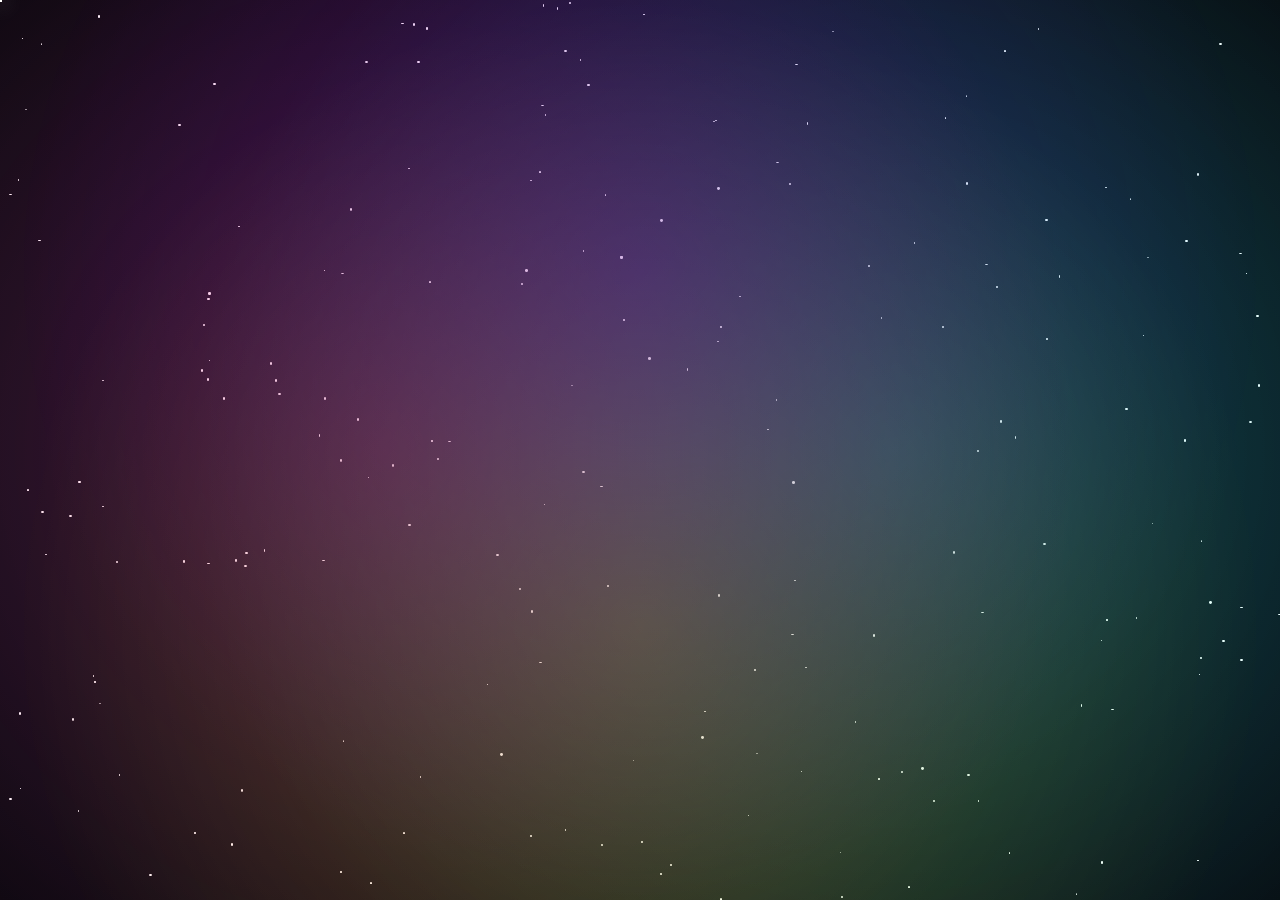
<file: cosmic-nebula/index.html>
<!DOCTYPE html>
<html lang="en">

<head>
    <meta charset="UTF-8">
    <meta name="viewport" content="width=device-width, initial-scale=1.0">
    <title>Cosmic Nebula</title>
    <link rel="stylesheet" href="style.css">
</head>

<body>
    <div class="space">
        <div id="stars-container" class="stars">
            <!-- Stars will be generated by JavaScript -->
        </div>
        <div class="nebula nebula-1"></div>
        <div class="nebula nebula-2"></div>
        <div class="comet"></div>
    </div>

    <script src="script.js"></script>
</body>

</html>
</file>
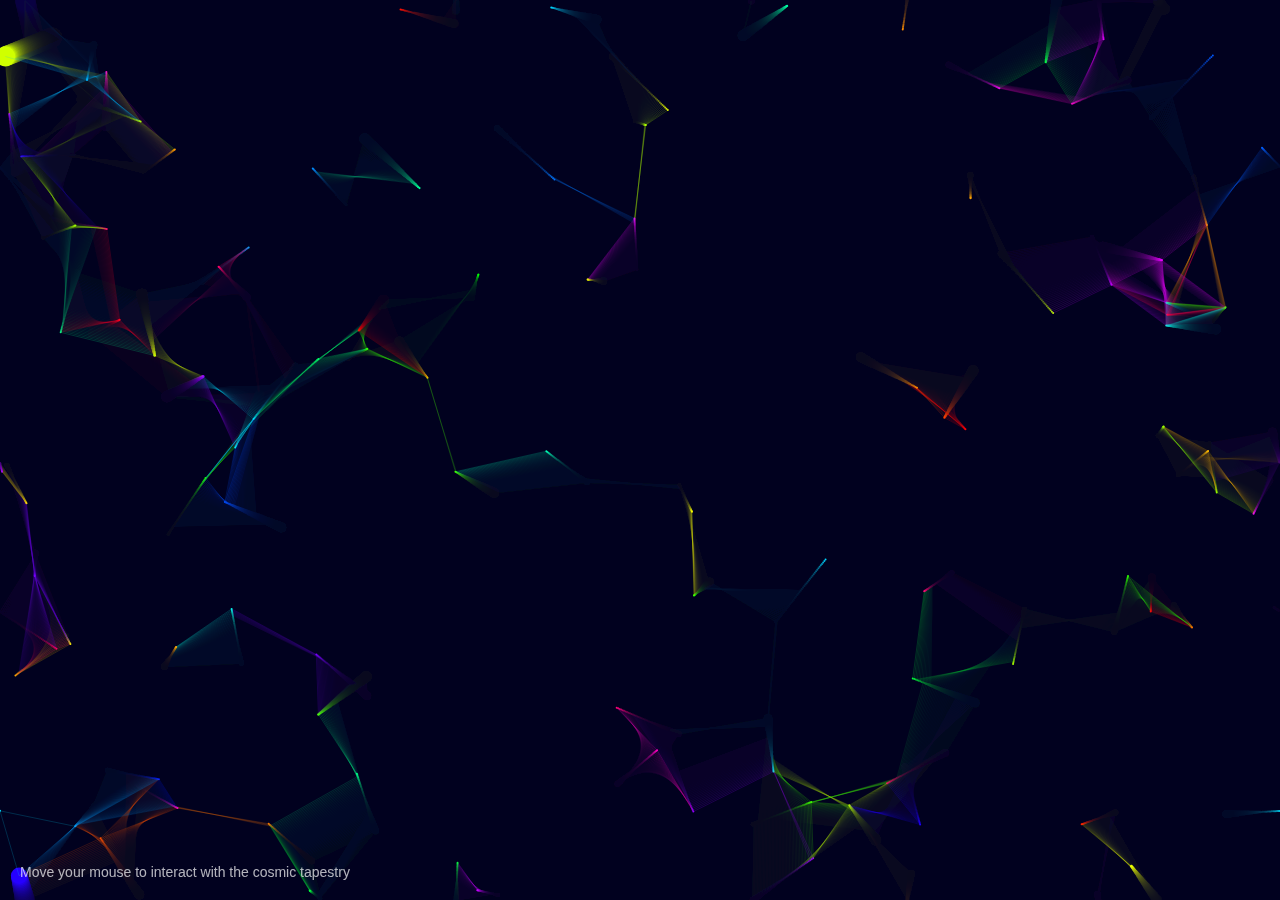
<file: cosmic-tapestry/index.html>
<!DOCTYPE html>
<html lang="en">

<head>
    <meta charset="UTF-8">
    <meta name="viewport" content="width=device-width, initial-scale=1.0">
    <title>Cosmic Tapestry</title>
    <link rel="stylesheet" href="style.css">
</head>

<body>
    <canvas id="cosmicCanvas"></canvas>
    <div class="info">Move your mouse to interact with the cosmic tapestry</div>
    <script src="script.js"></script>
</body>

</html>
</file>
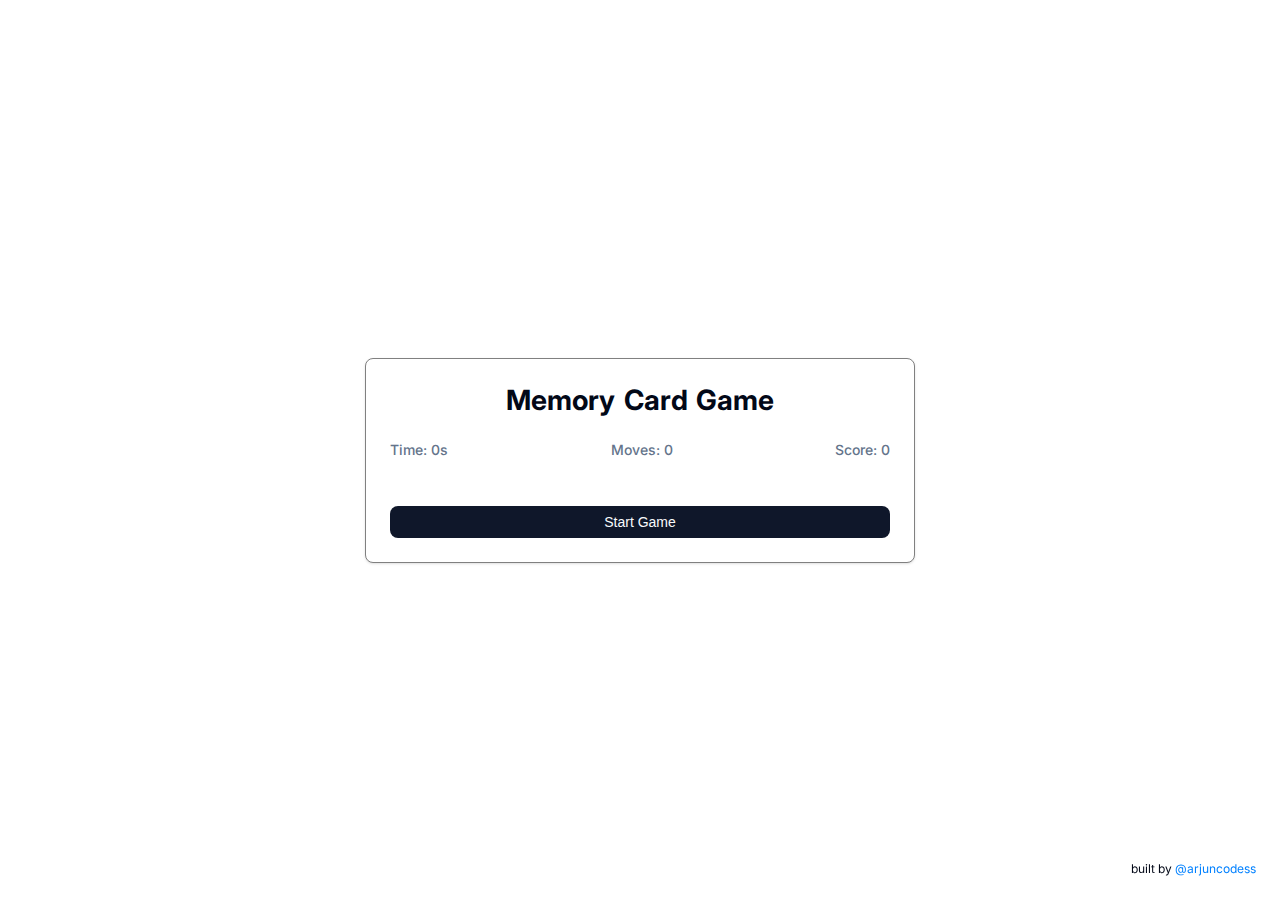
<file: memory-card-game/index.html>
<!DOCTYPE html>
<html lang="en">

<head>
    <meta charset="UTF-8">
    <meta name="viewport" content="width=device-width, initial-scale=1.0">
    <title>Memory Card Game</title>
    <link rel="stylesheet" href="style.css">
</head>

<body>
    <div class="game-container">
        <h1>Memory Card Game</h1>
        <div class="game-info">
            <span id="timer">Time: 0s</span>
            <span id="moves">Moves: 0</span>
            <span id="score">Score: 0</span>
        </div>
        <div class="game-board" id="game-board"></div>
        <button id="start-button">Start Game</button>
    </div>
    
    <div id="result-popup" class="popup">
        <div class="popup-content">
            <h2>Congratulations!</h2>
            <p id="result-message"></p>
            <button id="close-popup">Close</button>
        </div>
    </div>

    <footer>
        <p>
            built by
            <a href="https://arjuncodess.vercel.app" target="_blank" rel="noopener noreferrer">
                @arjuncodess
            </a>
        </p>
    </footer>

    <script src="script.js"></script>
</body>

</html>
</file>
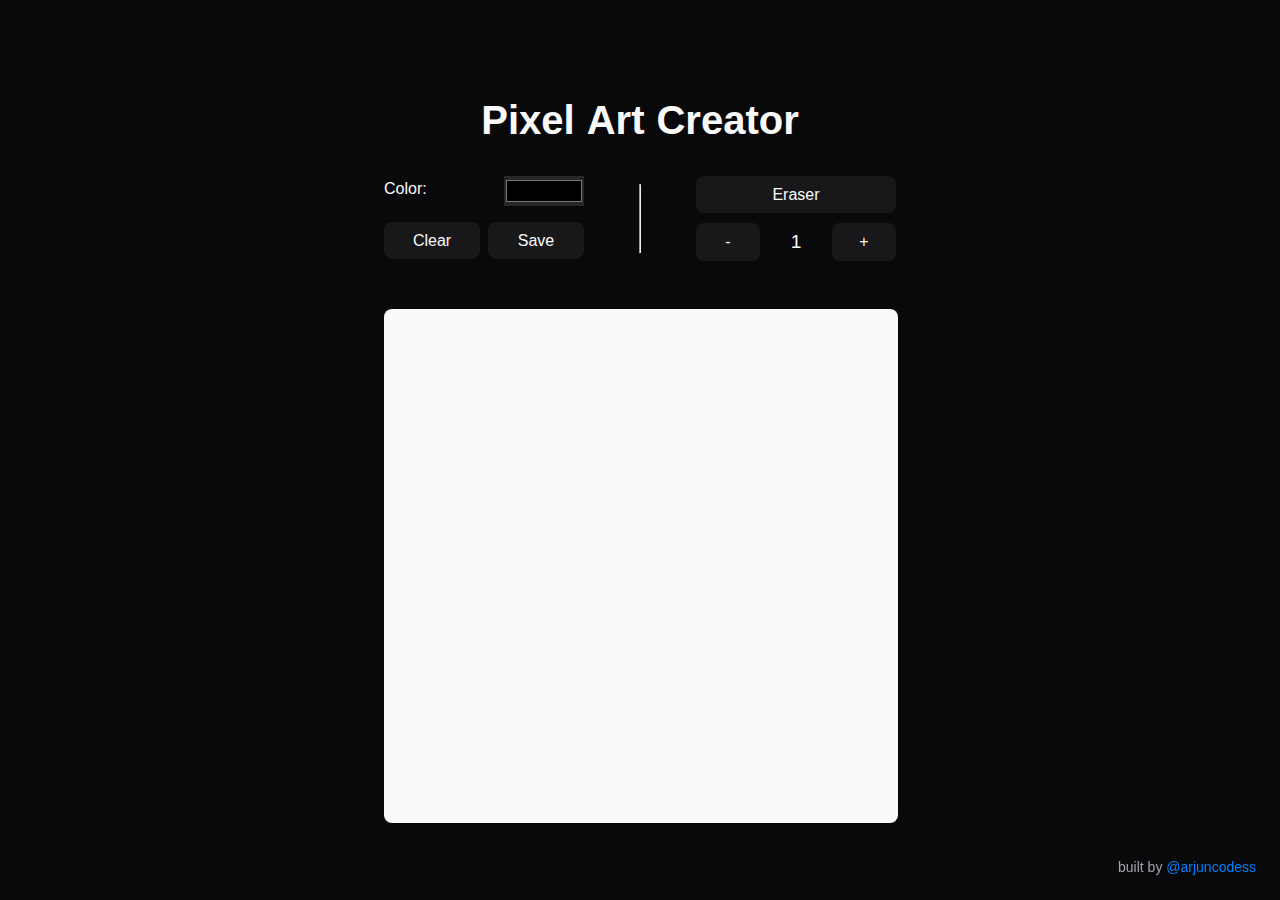
<file: pixel-art-creator/index.html>
<!DOCTYPE html>
<html lang="en">

<head>
    <meta charset="UTF-8" />
    <meta name="viewport" content="width=device-width, initial-scale=1.0" />
    <title>Pixel Art Creator</title>
    <link rel="stylesheet" href="style.css">
</head>

<body>
    <main id="app" class="fade-in">
        <h1>Pixel Art Creator</h1>
        <div class="content">
            <div id="controls">
                <div id="left-controls">
                    <div class="control-group">
                        <label for="colorPicker">Color:</label>
                        <input type="color" id="colorPicker" value="#000000">
                    </div>
                    <div class="control-group">
                        <button id="clearBtn">Clear</button>
                        <button id="saveBtn">Save</button>
                    </div>
                </div>
                <hr />
                <div id="right-controls">
                    <div id="eraser-controls">
                        <button id="eraserBtn">Eraser</button>
                        <div class="size-controls">
                            <button id="decreaseEraserSize">-</button>
                            <span id="eraserSize">1</span>
                            <button id="increaseEraserSize">+</button>
                        </div>
                    </div>
                </div>
            </div>
            <div id="grid-container">
                <div id="grid"></div>
                <div id="cursorPreview"></div>
            </div>
        </div>
    </main>

    <footer>
        <p>
            built by
            <a href="https://arjuncodess.vercel.app" target="_blank" rel="noopener noreferrer">
                @arjuncodess
            </a>
        </p>
    </footer>

    <script type="module" src="./script.js"></script>
</body>

</html>
</file>
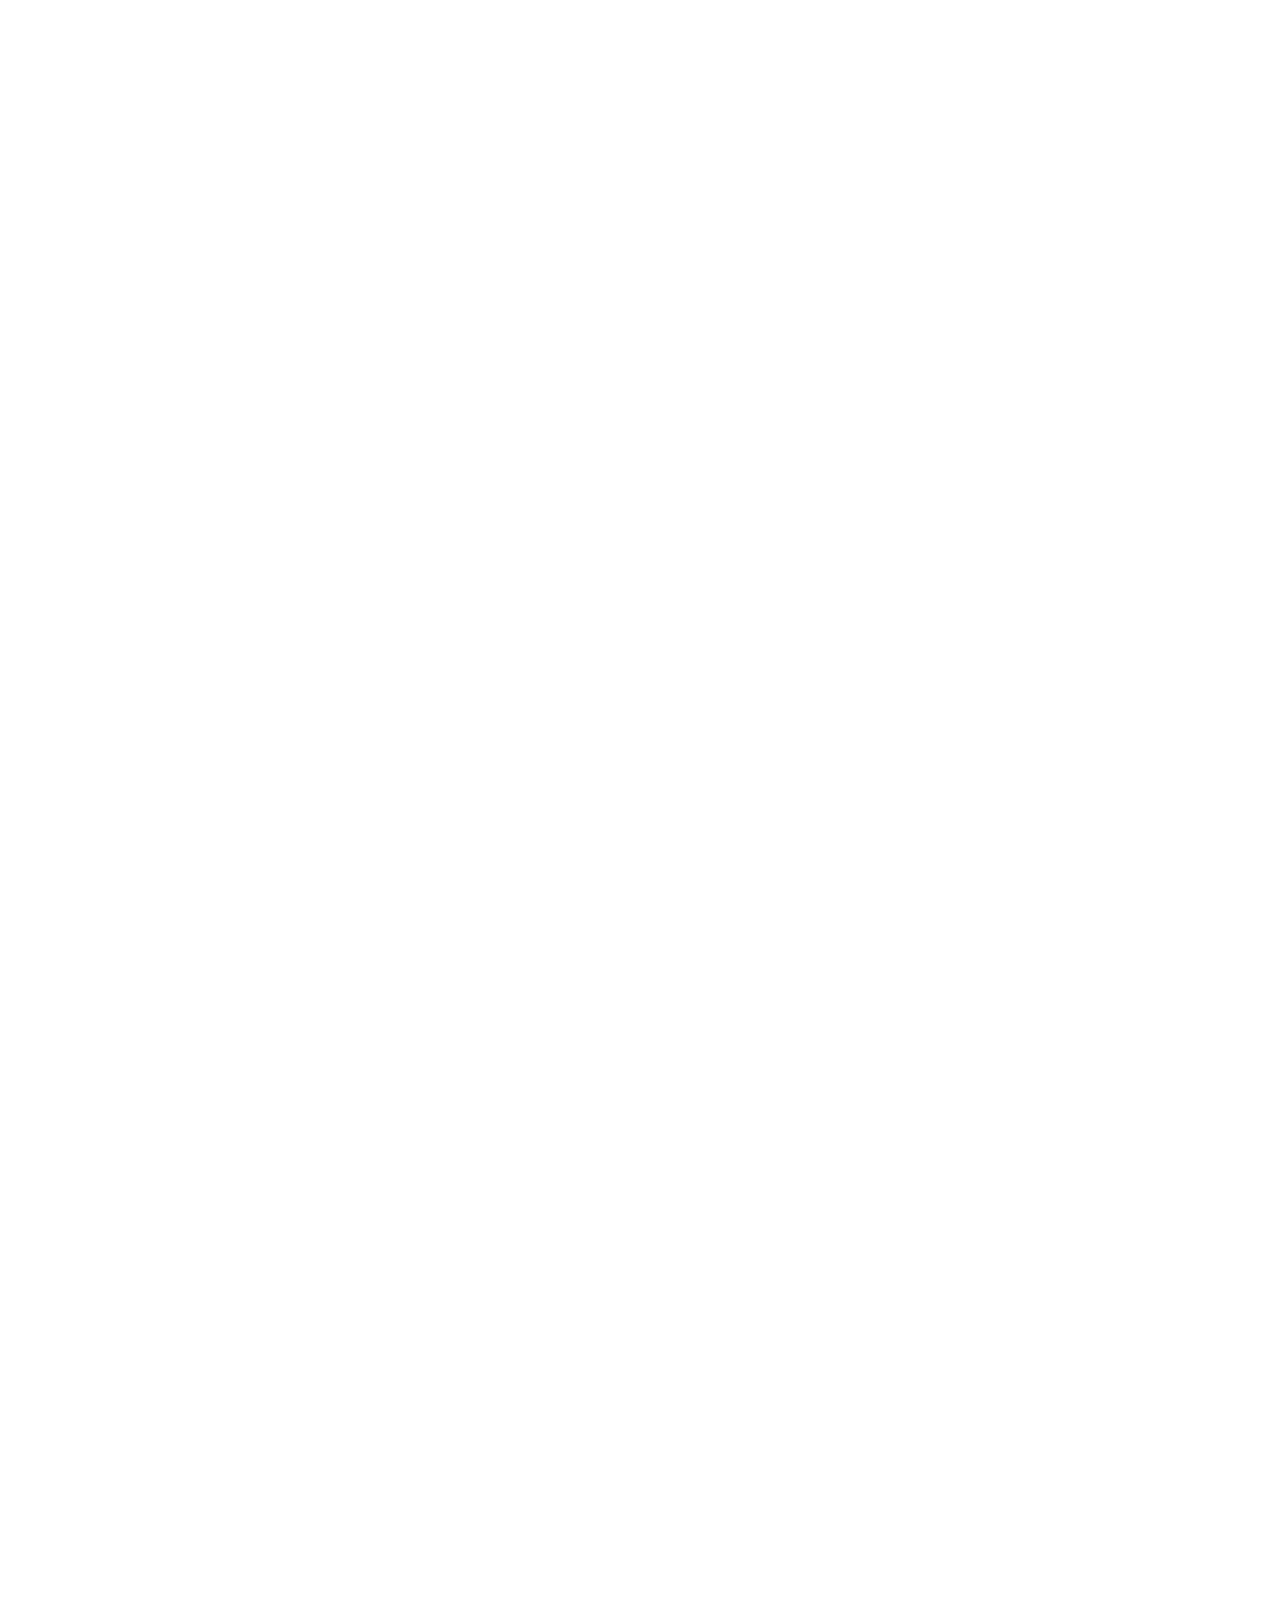
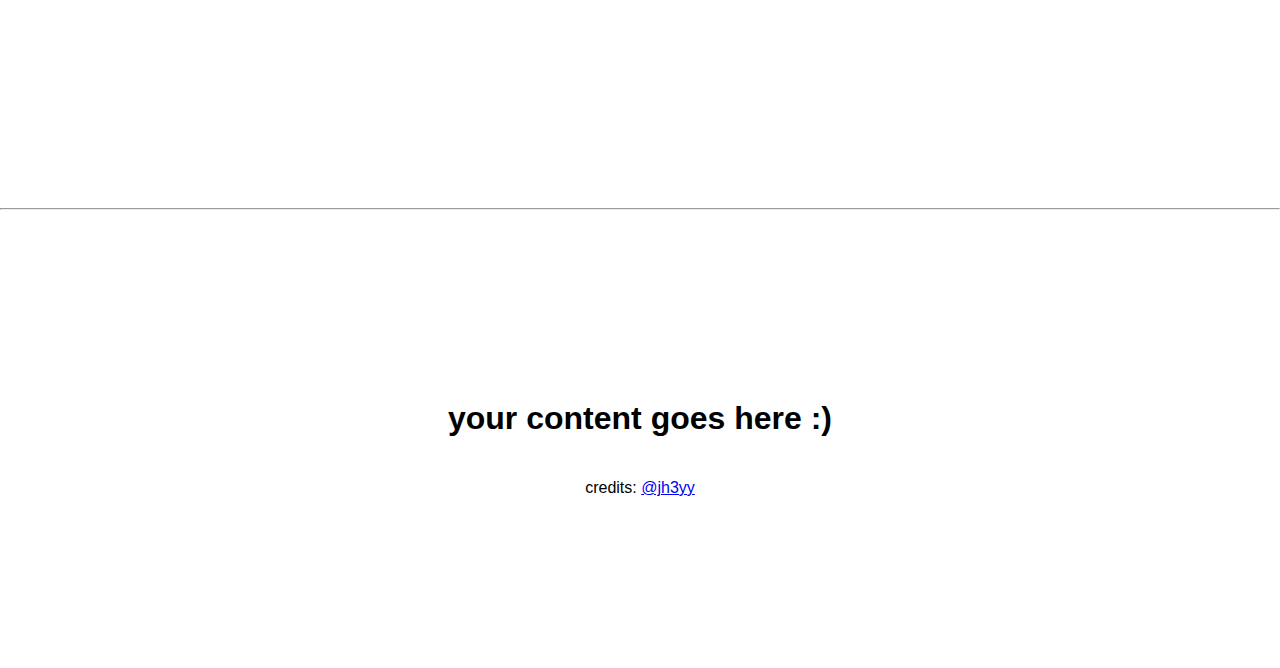
<file: scroll-unblur-text-effect/index.html>
<!DOCTYPE html>
<html lang="en">

<head>
    <meta charset="UTF-8">
    <meta name="viewport" content="width=device-width, initial-scale=1.0">
    <title>Scroll to Unblur Text Effect</title>
    <link rel="stylesheet" href="style.css">
</head>

<body>
    <div class="scroll-container">
        <section class="text-section">
            <h1>
                <span class="word" style="--i: 0;">This</span>
                <span class="word" style="--i: 1;">is</span>
                <span class="word" style="--i: 2;">so</span>
                <span class="word" style="--i: 3;">good</span>
                <span class="word" style="--i: 4;">✨</span>
            </h1>
        </section>
    </div>

    <hr />

    <div class="container">
        <h2>your content goes here :)</h2>
        <p>credits: <a href="https://x.com/jh3yy/status/1815172630107869308">@jh3yy</a></p>
    </div>
</body>

</html>
</file>
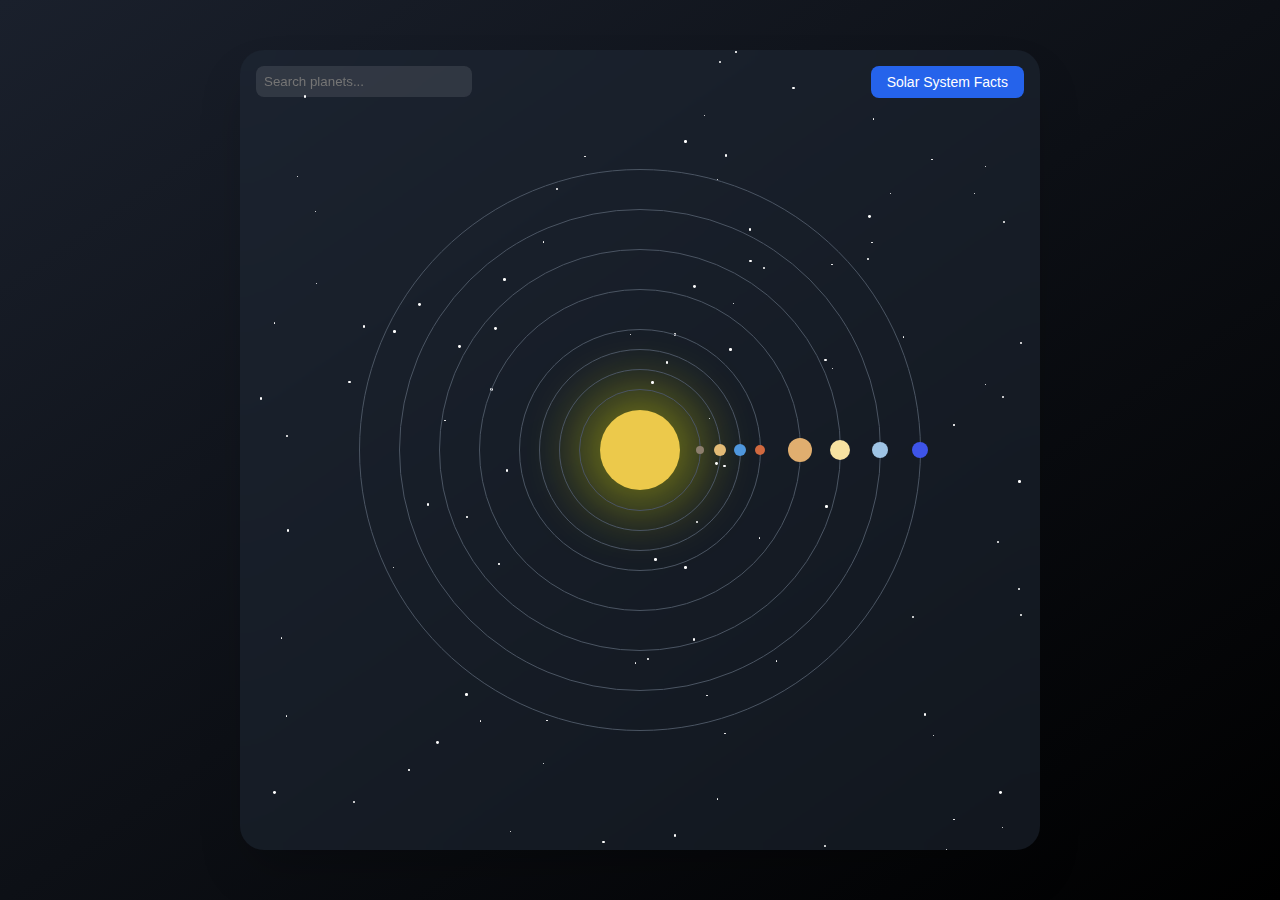
<file: solar-system/index.html>
<!DOCTYPE html>
<html lang="en">

<head>
    <meta charset="UTF-8">
    <meta name="viewport" content="width=device-width, initial-scale=1.0">
    <title>Cosmic Tapestry</title>
    <link rel="stylesheet" href="style.css">
</head>

<body>
    <div class="solar-system-container">
        <div class="solar-system" id="solarSystem">
            <div class="search-container">
                <input type="text" id="searchInput" placeholder="Search planets...">
                <div id="autocompleteResults" class="autocomplete-results"></div>
            </div>

            <div class="shooting-star"></div>

            <div class="sun"></div>

            <div class="planet-info" id="planetInfo" style="display: none;"></div>

            <div class="focused-planet-info" id="focusedPlanetInfo" style="display: none;">
                <h2 id="focusedPlanetName"></h2>
                <p id="focusedPlanetDescription"></p>
                <button onclick="handlePlanetClick(null)">Return to Solar System</button>
            </div>

            <button class="solar-system-facts-button" onclick="toggleSolarSystemFacts()">
                Solar System Facts
            </button>
        </div>

        <div id="solarSystemFacts" class="solar-system-facts" style="display: none;">
            <div id="factsDragHandle" class="facts-drag-handle">
                Solar System Facts
                <button id="closeFactsButton" class="close-button">×</button>
            </div>
            <ul>
                <li>The Solar System formed about 4.6 billion years ago.</li>
                <li>It consists of the Sun, 8 planets, dwarf planets, and various small bodies.</li>
                <li>The Sun contains 99.86% of the Solar System's known mass.</li>
                <li>The four inner planets are called terrestrial planets.</li>
                <li>The four outer planets are called gas giants.</li>
            </ul>
        </div>
    </div>
    <script src="script.js"></script>
</body>

</html>
</file>
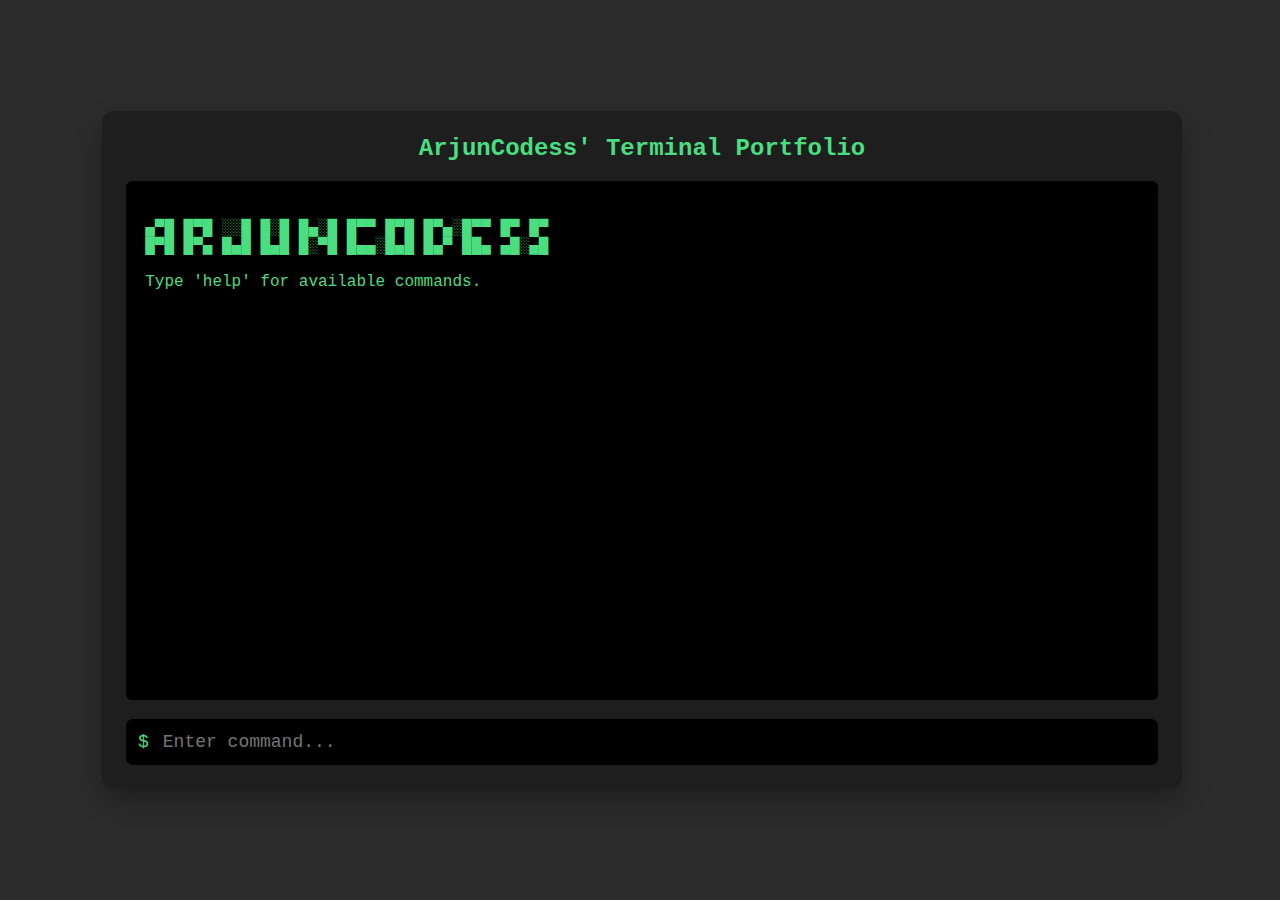
<file: terminal-portfolio/index.html>
<!DOCTYPE html>
<html lang="en">

<head>
    <meta charset="UTF-8">
    <meta name="viewport" content="width=device-width, initial-scale=1.0">
    <title>ArjunCodess' Terminal Portfolio</title>
    <link rel="stylesheet" href="styles.css">
</head>

<body>
    <div id="app" class="container">
        <div id="stars-container"></div>
        <div class="terminal-container">
            <div class="terminal">
                <div class="terminal-header">ArjunCodess' Terminal Portfolio</div>
                <div id="terminal-output" class="terminal-output"></div>
                <div class="terminal-input">
                    <span class="prompt">$</span>
                    <input id="command-input" type="text" placeholder="Enter command...">
                </div>
            </div>
        </div>
    </div>
    <script src="script.js"></script>
</body>

</html>
</file>
<file: cosmic-nebula/style.css>
body,
html {
    height: 100%;
    margin: 0;
    overflow: hidden;
    background: #000;
}

.space {
    position: relative;
    width: 100%;
    height: 100%;
    background: radial-gradient(ellipse at center, #1B2735 0%, #090A0F 100%);
    overflow: hidden;
}

.stars {
    position: absolute;
    top: 0;
    left: 0;
    right: 0;
    bottom: 0;
    animation: rotate 240s linear infinite;
}

.star {
    position: absolute;
    border-radius: 50%;
    background-color: #fff;
    animation: twinkle 5s infinite;
}

.nebula {
    position: absolute;
    width: 100%;
    height: 100%;
    opacity: 0.7;
    animation: pulse 20s infinite alternate;
}

.nebula-1 {
    background: radial-gradient(circle at 30% 50%, rgba(255, 0, 128, 0.3), transparent 70%),
        radial-gradient(circle at 70% 50%, rgba(0, 255, 255, 0.3), transparent 70%);
}

.nebula-2 {
    background: radial-gradient(circle at 50% 30%, rgba(128, 0, 255, 0.3), transparent 70%),
        radial-gradient(circle at 50% 70%, rgba(255, 255, 0, 0.3), transparent 70%);
    animation-delay: -10s;
}

.comet {
    position: absolute;
    width: 2px;
    height: 2px;
    background-color: #fff;
    box-shadow: 0 0 20px 2px rgba(255, 255, 255, 0.5);
    animation: comet 10s linear infinite;
}

@keyframes rotate {
    from {
        transform: rotate(0deg);
    }

    to {
        transform: rotate(360deg);
    }
}

@keyframes twinkle {

    0%,
    100% {
        opacity: 0.5;
    }

    50% {
        opacity: 1;
    }
}

@keyframes pulse {

    0%,
    100% {
        transform: scale(1);
    }

    50% {
        transform: scale(1.1);
    }
}

@keyframes comet {
    from {
        transform: translateX(-100%) translateY(-100%) rotate(45deg);
    }

    to {
        transform: translateX(100%) translateY(100%) rotate(45deg);
    }
}
</file>
<file: cosmic-tapestry/style.css>
body,
html {
    margin: 0;
    padding: 0;
    width: 100%;
    height: 100%;
    overflow: hidden;
    background-color: #0a0a2a;
}

canvas {
    display: block;
}

.info {
    position: absolute;
    bottom: 20px;
    left: 20px;
    color: rgba(255, 255, 255, 0.7);
    font-family: Arial, sans-serif;
    font-size: 14px;
}
</file>
<file: memory-card-game/style.css>
@import url('https://fonts.googleapis.com/css2?family=Inter:wght@400;500;700&display=swap');

:root {
    --background: 0 0% 100%;
    --foreground: 222.2 84% 4.9%;
    --card: 0 0% 100%;
    --card-foreground: 222.2 84% 4.9%;
    --popover: 0 0% 100%;
    --popover-foreground: 222.2 84% 4.9%;
    --primary: 222.2 47.4% 11.2%;
    --primary-foreground: 210 40% 98%;
    --secondary: 210 40% 96.1%;
    --secondary-foreground: 222.2 47.4% 11.2%;
    --muted: 210 40% 96.1%;
    --muted-foreground: 215.4 16.3% 46.9%;
    --accent: 210 40% 96.1%;
    --accent-foreground: 222.2 47.4% 11.2%;
    --destructive: 0 84.2% 60.2%;
    --destructive-foreground: 210 40% 98%;
    --border: 214.3 31.8% 91.4%;
    --input: 214.3 31.8% 91.4%;
    --ring: 222.2 84% 4.9%;
    --radius: 0.5rem;
}

@media (prefers-color-scheme: dark) {
    :root {
        --background: 222.2 84% 4.9%;
        --foreground: 210 40% 98%;
        --card: 222.2 84% 4.9%;
        --card-foreground: 210 40% 98%;
        --popover: 222.2 84% 4.9%;
        --popover-foreground: 210 40% 98%;
        --primary: 210 40% 98%;
        --primary-foreground: 222.2 47.4% 11.2%;
        --secondary: 217.2 32.6% 17.5%;
        --secondary-foreground: 210 40% 98%;
        --muted: 217.2 32.6% 17.5%;
        --muted-foreground: 215 20.2% 65.1%;
        --accent: 217.2 32.6% 17.5%;
        --accent-foreground: 210 40% 98%;
        --destructive: 0 62.8% 30.6%;
        --destructive-foreground: 210 40% 98%;
        --border: 217.2 32.6% 17.5%;
        --input: 217.2 32.6% 17.5%;
        --ring: 212.7 26.8% 83.9%;
    }
}

body {
    font-family: 'Inter', sans-serif;
    display: flex;
    justify-content: center;
    align-items: center;
    height: 100vh;
    margin: 10px;
    background-color: hsl(var(--background));
    color: hsl(var(--foreground));
    overflow: hidden;
}

.game-container {
    background-color: hsl(var(--card));
    border: 1px solid gray;
    border-radius: var(--radius);
    padding: 1.5rem;
    box-shadow: 0 1px 3px 0 rgb(0 0 0 / 0.1), 0 1px 2px -1px rgb(0 0 0 / 0.1);
    width: 90%;
    max-width: 500px;
}

h1 {
    text-align: center;
    color: hsl(var(--foreground));
    margin-bottom: 1.5rem;
    margin-top: 0;
    font-weight: 700;
    font-size: 1.75rem;
}

.game-info {
    display: flex;
    justify-content: space-between;
    margin-bottom: 1.5rem;
}

.game-info span {
    font-size: 0.875rem;
    font-weight: 500;
    color: hsl(var(--muted-foreground));
}

.game-board {
    display: grid;
    grid-template-columns: repeat(4, 1fr);
    gap: 0.75rem;
    perspective: 1000px;
}

.card {
    aspect-ratio: 1 / 1;
    position: relative;
    transform-style: preserve-3d;
    transition: transform 0.6s;
    cursor: pointer;
}

.card-face {
    position: absolute;
    width: 100%;
    height: 100%;
    backface-visibility: hidden;
    display: flex;
    justify-content: center;
    align-items: center;
    font-size: 1.5rem;
    border-radius: var(--radius);
    box-shadow: 0 1px 3px 0 rgb(0 0 0 / 0.1), 0 1px 2px -1px rgb(0 0 0 / 0.1);
}

.card-front {
    background-color: hsl(var(--primary));
    color: hsl(var(--primary-foreground));
    transform: rotateY(180deg);
}

.card-back {
    background-color: hsl(var(--secondary));
    color: hsl(var(--secondary-foreground));
}

.card.flipped {
    transform: rotateY(180deg);
}

#start-button {
    display: block;
    width: 100%;
    margin-top: 1.5rem;
    padding: 0.5rem 1rem;
    font-size: 0.875rem;
    font-weight: 500;
    background-color: hsl(var(--primary));
    color: hsl(var(--primary-foreground));
    border: none;
    border-radius: var(--radius);
    cursor: pointer;
    transition: background-color 0.2s, opacity 0.2s;
}

#start-button:hover {
    opacity: 0.9;
}

#start-button:focus {
    outline: 2px solid hsl(var(--ring));
    outline-offset: 2px;
}

@keyframes bounce {
    0%,
    100% {
        transform: translateY(0);
    }

    50% {
        transform: translateY(-10px);
    }
}

.animate-char {
    display: inline-block;
    transition: transform 0.3s ease;
}

.animate-char.space {
    width: 0.3em;
    display: inline-block;
}

.animate-char.space:hover {
    transform: none;
    animation: none !important;
}

.popup {
    display: none;
    position: fixed;
    top: 0;
    left: 0;
    width: 100%;
    height: 100%;
    background-color: rgba(0, 0, 0, 0.6);
    justify-content: center;
    align-items: center;
    z-index: 1000;
}

.popup-content {
    background-color: hsl(var(--card));
    padding: 2rem;
    border-radius: var(--radius);
    text-align: center;
    box-shadow: 0 4px 6px -1px rgb(0 0 0 / 0.1), 0 2px 4px -2px rgb(0 0 0 / 0.1);
    border: 1px solid gray;
    width: 40%;
}

.popup h2 {
    margin-top: 0;
    color: hsl(var(--primary));
}

#close-popup {
    margin-top: 1rem;
    padding: 0.5rem 1rem;
    font-size: 0.875rem;
    font-weight: 500;
    background-color: hsl(var(--primary));
    color: hsl(var(--primary-foreground));
    border: none;
    border-radius: var(--radius);
    cursor: pointer;
    transition: opacity 0.2s;
    width: 100%;
}

#close-popup:hover {
    opacity: 0.9;
}

footer {
    position: fixed;
    bottom: 0.5rem;
    right: 1rem;
    border-radius: var(--radius);
    font-size: 0.75rem;
    padding: 0.25rem 0.5rem;
    color: var(--muted-foreground);
    z-index: 10;
}

footer a {
    color: hsl(210, 100%, 50%);
    text-decoration: none;
    transition: color 0.3s ease;
}

footer a:hover {
    color: hsl(210, 100%, 60%);
    text-decoration: underline;
    text-underline-offset: 5px;
}
</file>
<file: pixel-art-creator/style.css>
:root {
    --background: hsl(240 10% 3.9%);
    --foreground: hsl(0 0% 98%);
    --card: hsl(240 10% 3.9%);
    --card-foreground: hsl(0 0% 98%);
    --popover: hsl(240 10% 3.9%);
    --popover-foreground: hsl(0 0% 98%);
    --primary: hsl(240 5.9% 10%);
    --primary-foreground: hsl(0 0% 98%);
    --secondary: hsl(240 3.7% 15.9%);
    --secondary-foreground: hsl(0 0% 98%);
    --muted: hsl(240 3.7% 15.9%);
    --muted-foreground: hsl(240 5% 64.9%);
    --accent: hsl(240 3.7% 15.9%);
    --accent-foreground: hsl(0 0% 98%);
    --destructive: hsl(0 62.8% 30.6%);
    --destructive-foreground: hsl(0 0% 98%);
    --border: hsl(240 3.7% 15.9%);
    --input: hsl(240 3.7% 15.9%);
    --ring: hsl(240 4.9% 83.9%);
    --radius: 0.5rem;
}

body {
    font-family: 'Inter', sans-serif;
    line-height: 1.6;
    color: var(--foreground);
    background-color: var(--background);
    margin: 0;
    display: flex;
    justify-content: center;
    align-items: center;
    min-height: 100vh;
    box-sizing: border-box;
}

#app {
    max-width: 100%;
    width: 100%;
    box-sizing: border-box;
    margin: 0 auto;
    padding: 2rem;
    text-align: center;
    background-color: var(--card);
    border-radius: var(--radius);
    box-shadow: 0 4px 6px rgba(0, 0, 0, 0.1);
    padding-bottom: 3rem;
}

h1 {
    font-size: 2.5em;
    color: var(--foreground);
    margin-bottom: 1.5rem;
}

.content {
    display: flex;
    flex-direction: column;
    align-items: center;
    gap: 2rem;
}

#controls {
    display: flex;
    justify-content: space-between;
    width: 100%;
    max-width: 512px;
    margin-bottom: 1rem;
}

#left-controls,
#right-controls {
    display: flex;
    flex-direction: column;
    gap: 1rem;
    flex: 1;
    min-width: 150px;
    max-width: 200px;
    justify-content: flex-start;
}

#grid-container {
    position: relative;
    width: 100%;
    max-width: 512px;
    margin: 0 auto;
}

#grid {
    display: grid;
    grid-template-columns: repeat(32, 1fr);
    gap: 1px;
    background-color: var(--accent-foreground);
    padding: 1px;
    width: 100%;
    height: auto;
    aspect-ratio: 1 / 1;
    border-radius: var(--radius);
    overflow: hidden;
}

.control-group,
.size-controls {
    display: flex;
    flex-direction: column;
    align-items: center;
    gap: 0.5rem;
}

.control-group {
    display: flex;
    flex-direction: row;
    justify-content: space-between;
}

.size-controls {
    flex-direction: row;
    justify-content: space-between;
    width: 100%;
}

label {
    margin-bottom: 0.25rem;
}

#colorPicker {
    width: 80px;
    height: 30px;
    padding: 0;
    border: none;
    cursor: pointer;
    background-color: var(--input);
}

.color-picker-container {
    display: flex;
    align-items: center;
    gap: 0.5rem;
    width: 100%;
}

button {
    background-color: var(--primary);
    color: var(--primary-foreground);
    border: none;
    padding: 0.6em 1.2em;
    font-size: 1em;
    font-weight: 500;
    border-radius: var(--radius);
    cursor: pointer;
    transition: background-color 0.25s;
    width: 100%;
}

button:hover {
    background-color: var(--secondary);
}

button.active {
    background-color: var(--accent);
    color: var(--accent-foreground);
}

#eraserSize {
    font-size: 1.2em;
    margin: 0;
    color: var(--foreground);
    flex: 1;
    text-align: center;
}

.size-button {
    font-size: 1.2em;
    padding: 0.4em 0.8em;
    flex: 0 0 auto;
}

#eraserBtn {
    margin-bottom: 10px;
}

.pixel {
    aspect-ratio: 1;
    background-color: transparent;
    cursor: pointer;
    transition: background-color 0.1s;
}

.pixel:hover {
    opacity: 0.8;
}

#cursorPreview {
    position: absolute;
    pointer-events: none;
    border: 2px solid var(--ring);
    border-radius: 50%;
    display: none;
    transform: translate(-50%, -50%);
}

#decreaseEraserSize,
#increaseEraserSize {
    width: 4rem;
}

/* Responsive styles */
@media (max-width: 768px) {
    #app {
        padding: 1rem;
    }

    h1 {
        font-size: 2em;
        margin-bottom: 1rem;
    }

    .content {
        gap: 1rem;
    }

    #controls {
        flex-direction: column;
        align-items: center;
    }

    #left-controls,
    #right-controls {
        min-width: 100%;
        max-width: 100%;
    }

    #grid-container {
        max-width: 100%;
    }
}

@media (max-width: 480px) {
    h1 {
        font-size: 1.8em;
    }

    button {
        padding: 0.5em 1em;
        font-size: 0.9em;
    }

    #eraserSize {
        font-size: 1em;
    }

    .size-button {
        font-size: 1em;
        padding: 0.3em 0.6em;
    }

    #decreaseEraserSize,
    #increaseEraserSize {
        width: 3rem;
    }
}

.fade-in {
    opacity: 0;
    transition: opacity 1s ease-in-out;
}

.fade-in.show {
    opacity: 1;
}

footer {
    position: fixed;
    bottom: 0.5rem;
    right: 1.5rem;
    border-radius: var(--radius);
    font-size: 0.875rem;
    color: var(--muted-foreground);
    z-index: 10;
}

footer a {
    color: hsl(210, 100%, 50%);
    text-decoration: none;
    transition: color 0.3s ease;
}

footer a:hover {
    color: hsl(210, 100%, 60%);
    text-decoration: underline;
    text-underline-offset: 5px;
}

/* Responsive adjustments for the footer */
@media (max-width: 768px) {
    footer {
        font-size: 0.75rem;
        padding: 0.25rem 0.5rem;
    }
}

@keyframes bounce {
    0%,
    100% {
        transform: translateY(0);
    }

    50% {
        transform: translateY(-10px);
    }
}

.animate-char {
    display: inline-block;
    transition: transform 0.3s ease;
}

.animate-char.space {
    width: 0.3em;
    display: inline-block;
}

.animate-char.space:hover {
    transform: none;
    animation: none !important;
}
</file>
<file: scroll-unblur-text-effect/style.css>
body, html {
    margin: 0;
    padding: 0;
    height: 100%;
    font-family: Arial, sans-serif;
}

.scroll-container {
    height: 200vh;
    scroll-timeline: --section block;
}

.container {
    height: 50vh;
    display: flex;
    flex-direction: column;
    justify-content: center;
    align-items: center;
}

.text-section {
    height: 100vh;
    display: flex;
    justify-content: center;
    align-items: center;
    position: sticky;
    top: 0;
}

h1 {
    font-size: 4rem;
    text-align: center;
}

h2 {
    font-size: 2rem;
}

.word {
    --pxPerWord: 20vh;
    --start: calc(var(--i) * var(--pxPerWord));
    --end: calc((var(--i) + 1) * var(--pxPerWord));
    display: inline-block;
    filter: blur(20px);
    opacity: 0;
    animation: fx linear both;
    animation-timeline: scroll(root);
    animation-range: var(--start) var(--end);
}

@keyframes fx {
    to {
        filter: blur(0);
        opacity: 1;
    }
}
</file>
<file: solar-system/style.css>
@import url('https://fonts.googleapis.com/css2?family=Inter:ital,opsz,wght@0,14..32,100..900;1,14..32,100..900&display=swap');

/* Global styles */
body {
    margin: 0;
    padding: 0;
    height: 100vh;
    font-family: "Inter", sans-serif;
}

/* Container styles */
.solar-system-container {
    display: flex;
    align-items: center;
    justify-content: center;
    min-height: 100%;
    background: linear-gradient(to bottom right, #1a202c, #000000);
}

.solar-system {
    position: relative;
    width: 100%;
    max-width: 50rem;
    aspect-ratio: 1 / 1;
    border-radius: 1.5rem;
    background-color: rgba(31, 41, 55, 0.5);
    backdrop-filter: blur(12px);
    box-shadow: 0 25px 50px -12px rgba(0, 0, 0, 0.25);
    overflow: hidden;
}

/* Star styles */
.star {
    position: absolute;
    background-color: #fff;
    border-radius: 50%;
}

/* Sun styles */
.sun {
    position: absolute;
    left: 50%;
    top: 50%;
    width: 5rem;
    height: 5rem;
    background-color: #ecc94b;
    border-radius: 50%;
    transform: translate(-50%, -50%);
    box-shadow: 0 0 60px 20px rgba(255, 255, 0, 0.4);
}

/* Orbit styles */
.orbit {
    position: absolute;
    left: 50%;
    top: 50%;
    border-radius: 50%;
    border: 1px solid #4b5563;
    transform: translate(-50%, -50%);
}

/* Planet styles */
.planet-container {
    position: absolute;
    left: 50%;
    top: 50%;
    width: 1px;
    height: 1px;
}

.planet {
    position: absolute;
    border-radius: 50%;
    cursor: pointer;
    transition: all 0.3s;
}

.planet:hover {
    transform: scale(3); /* Increased from 1.2 to 3 (300%) */
    z-index: 10; /* Ensure the hovered planet appears above others */
}

.planet.focused {
    transform: scale(3);
    z-index: 10;
    box-shadow: 0 0 10px 5px rgba(255, 255, 255, 0.3);
}

.planet.dimmed {
    opacity: 0.5;
}

/* Focused planet info styles */
.focused-planet-info {
    position: absolute;
    left: 1rem;
    right: 1rem;
    bottom: 1rem;
    background-color: rgba(31, 41, 55, 0.9);
    color: white;
    padding: 1rem;
    padding-top: 0;
    border-radius: 0.75rem;
    backdrop-filter: blur(4px);
    opacity: 0;
    transition: opacity 0.3s ease-in-out;
    z-index: 100;
}

.focused-planet-info.visible {
    opacity: 1;
}

.focused-planet-info h2 {
    font-size: 1.5rem;
    font-weight: bold;
    margin-bottom: 0.5rem;
}

.focused-planet-info p {
    font-size: 0.875rem;
    margin-bottom: 1rem;
}

.focused-planet-info button {
    padding: 0.5rem 1rem;
    background-color: #2563eb;
    color: white;
    border-radius: 0.5rem;
    font-size: 0.875rem;
    transition: background-color 0.3s;
    border: none;
    cursor: pointer;
}

.focused-planet-info button:hover {
    background-color: #1d4ed8;
}

/* Animations */
@keyframes orbit {
    from {
        transform: rotate(0deg) translateX(-50%) translateY(-50%);
    }

    to {
        transform: rotate(360deg) translateX(-50%) translateY(-50%);
    }
}

@keyframes twinkle {
    0%,
    100% {
        opacity: 1;
    }

    50% {
        opacity: 0.2;
    }
}

/* Solar System Facts Button */
.solar-system-facts-button {
    position: absolute;
    top: 1rem;
    right: 1rem;
    padding: 0.5rem 1rem;
    background-color: #2563eb;
    color: white;
    border-radius: 0.5rem;
    font-size: 0.875rem;
    transition: background-color 0.3s;
    border: none;
    cursor: pointer;
    z-index: 20;
}

.solar-system-facts-button:hover {
    background-color: #1d4ed8;
}

/* Solar System Facts Card */
.solar-system-facts {
    position: fixed;
    width: 80%;
    max-width: 30rem;
    background-color: rgba(31, 41, 55, 0.9);
    color: white;
    padding: 1.5rem;
    padding-bottom: 0.5rem;
    border-radius: 0.75rem;
    backdrop-filter: blur(4px);
    z-index: 99;
    opacity: 0;
    transition: opacity 0.3s ease-in-out;
    box-shadow: 0 0 20px rgba(0, 0, 0, 0.3);
}

.facts-drag-handle {
    padding: 10px;
    background-color: rgba(37, 99, 235, 0.8);
    border-top-left-radius: 0.75rem;
    border-top-right-radius: 0.75rem;
    margin: -1.5rem -1.5rem 1rem -1.5rem;
    cursor: move;
    font-weight: bold;
    display: flex;
    justify-content: space-between;
    align-items: center;
}

.close-button {
    height: 30px;
    width: 30px;
    background-color: rgba(22, 96, 255, 0.8);
    color: white;
    border-radius: 100%;
    font-size: 1rem;
    transition: background-color 0.3s;
    cursor: pointer;
}

.close-button:hover {
    background-color: #ff3a3a;
}

.solar-system-facts.visible {
    opacity: 1;
}

.solar-system-facts h2 {
    font-size: 1.5rem;
    font-weight: bold;
    margin-bottom: 1rem;
}

.solar-system-facts ul {
    list-style-type: disc;
    padding-left: 1.5rem;
    margin-bottom: 1rem;
}

.solar-system-facts li {
    font-size: 0.875rem;
    margin-bottom: 0.5rem;
}

/* Shooting Star */
@keyframes shootingStar {
    0% { transform: translateX(0) translateY(0); opacity: 1; }
    100% { transform: translateX(-300px) translateY(300px); opacity: 0; }
}

.shooting-star {
    position: absolute;
    width: 2px;
    height: 2px;
    background-color: #fff;
    top: 0;
    right: 0;
    animation: shootingStar 2s linear infinite;
}

.search-container {
    position: absolute;
    top: 1rem;
    left: 1rem;
    z-index: 20;
}

#searchInput {
    padding: 0.5rem;
    border-radius: 0.5rem;
    border: none;
    background-color: rgba(255, 255, 255, 0.1);
    color: white;
    width: 200px;
}

.autocomplete-results {
    position: absolute;
    background-color: rgba(31, 41, 55, 0.9);
    border-radius: 0.5rem;
    width: 215px;
    max-height: 200px;
    overflow-y: auto;
    display: none;
}

.autocomplete-item {
    padding: 0.5rem;
    cursor: pointer;
    color: white;
}

.autocomplete-item:hover {
    background-color: rgba(255, 255, 255, 0.1);
}

.highlight {
    background-color: rgba(255, 255, 0, 0.3);
}
</file>
<file: terminal-portfolio/styles.css>
body, html {
    margin: 0;
    padding: 0;
    height: 100%;
    background-color: #2c2c2c;
    overflow: hidden;
    font-family: ui-monospace, SFMono-Regular, Menlo, Monaco, Consolas, "Liberation Mono", "Courier New", monospace;
}

.container {
    display: flex;
    justify-content: center;
    align-items: center;
    height: 100vh;
    padding: 1rem;
    box-sizing: border-box;
}

.terminal-container {
    width: 100%;
    max-width: 1080px;
    z-index: 10;
}

.terminal {
    background-color: #1e1e1e;
    border-radius: 12px;
    padding: 24px;
    box-shadow: 0 12px 28px rgba(0, 0, 0, 0.3);
}

.terminal-header {
    text-align: center;
    font-size: 1.5rem;
    font-weight: bold;
    color: #4ade80;
    margin-bottom: 1.2rem;
}

.terminal-output {
    height: 480px;
    overflow-y: auto;
    background-color: #000;
    color: #4ade80;
    padding: 1.2rem;
    white-space: pre-wrap;
    font-size: 1rem;
    margin-bottom: 1.2rem;
    border-radius: 6px;
}

.terminal-input {
    display: flex;
    align-items: center;
    background-color: #000;
    padding: 0.75rem;
    border-radius: 7px;
}

.prompt {
    color: #4ade80;
    margin-right: 0.75rem;
    font-size: 1.125rem;
}

#command-input {
    flex-grow: 1;
    background-color: transparent;
    color: #4ade80;
    border: none;
    font-family: inherit;
    font-size: 1.125rem;
}

#command-input:focus {
    outline: none;
}

/* Scrollbar Styling */
.terminal-output::-webkit-scrollbar {
    width: 12px;
}

.terminal-output::-webkit-scrollbar-track {
    background: #1a202c;
}

.terminal-output::-webkit-scrollbar-thumb {
    background-color: #4ade80;
    border-radius: 6px;
}

/* Responsive adjustments */
@media (max-width: 1200px) {
    .terminal-container {
        width: 80%;
    }
}

@media (max-width: 992px) {
    .terminal-container {
        width: 90%;
    }
    .terminal-header {
        font-size: 1.3rem;
    }
    .terminal-output {
        height: 400px;
    }
}

@media (max-width: 768px) {
    .terminal-container {
        width: 95%;
    }
    .terminal {
        padding: 16px;
    }
    .terminal-header {
        font-size: 1.2rem;
    }
    .terminal-output {
        height: 350px;
        font-size: 0.9rem;
    }
    .prompt, #command-input {
        font-size: 1rem;
    }
}

@media (max-width: 480px) {
    .terminal-container {
        width: 100%;
    }
    .terminal {
        padding: 12px;
        border-radius: 8px;
    }
    .terminal-header {
        font-size: 1.1rem;
    }
    .terminal-output {
        height: 300px;
        font-size: 0.8rem;
    }
    .prompt, #command-input {
        font-size: 0.9rem;
    }
}
</file>
